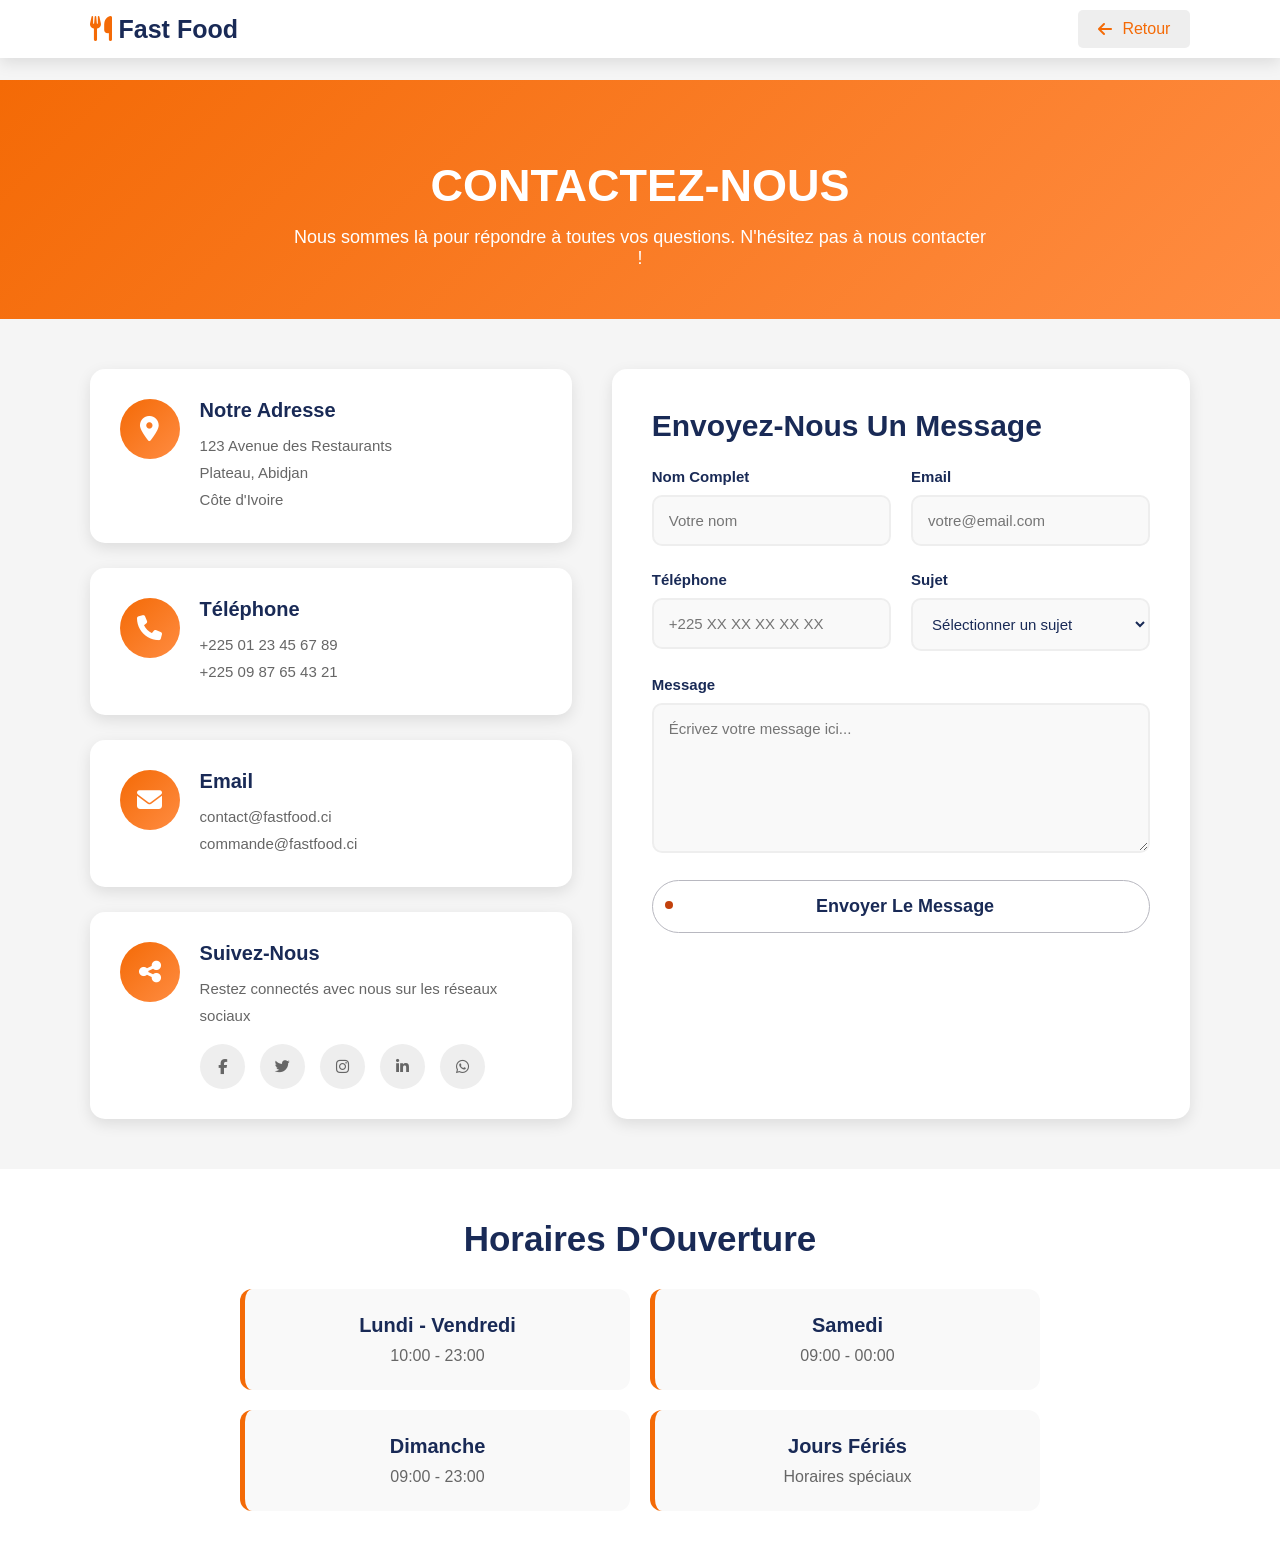
<file: contact.html>
<!DOCTYPE html>
<html lang="fr">
<head>
    <meta charset="UTF-8">
    <meta name="viewport" content="width=device-width, initial-scale=1.0">
    <title>Contact - Fast Food</title>
    <link rel="stylesheet" href="https://cdnjs.cloudflare.com/ajax/libs/font-awesome/6.5.2/css/all.min.css">
    <link rel="stylesheet" href="interactive-hover-button.css">
    <style>
        :root {
            --green: #f46a06;
            --black: #192a56;
            --light-color: #666;
            --box-shadow: 0 .5rem 1.5rem rgba(0,0,0,.1);
        }

        * {
            font-family: sans-serif;
            margin: 0;
            padding: 0;
            box-sizing: border-box;
            text-decoration: none;
            outline: none;
            border: none;
            text-transform: capitalize;
            transition: all .2s linear;
        }

        html {
            font-size: 62.5%;
            scroll-behavior: smooth;
        }

        body {
            background: #f5f5f5;
            padding-top: 80px;
        }

        header {
            position: fixed;
            top: 0;
            left: 0;
            right: 0;
            background: #fff;
            padding: 1rem 7%;
            display: flex;
            align-items: center;
            justify-content: space-between;
            z-index: 1000;
            box-shadow: var(--box-shadow);
        }

        header .logo {
            color: var(--black);
            font-size: 2.5rem;
            font-weight: bolder;
        }

        header .logo i {
            color: var(--green);
        }

        header .back-btn {
            color: var(--green);
            font-size: 1.6rem;
            display: flex;
            align-items: center;
            gap: 10px;
            padding: 10px 20px;
            border-radius: 5px;
            background: #eee;
        }

        header .back-btn:hover {
            background: var(--green);
            color: #fff;
        }

        .hero {
            background: linear-gradient(135deg, var(--green) 0%, #ff8c42 100%);
            padding: 8rem 7% 5rem;
            text-align: center;
            color: #fff;
        }

        .hero h1 {
            font-size: 4.5rem;
            margin-bottom: 1.5rem;
            text-transform: uppercase;
        }

        .hero p {
            font-size: 1.8rem;
            text-transform: none;
            max-width: 700px;
            margin: 0 auto;
        }

        .contact-section {
            padding: 5rem 7%;
            max-width: 1400px;
            margin: 0 auto;
        }

        .contact-container {
            display: grid;
            grid-template-columns: 1fr 1.2fr;
            gap: 4rem;
        }

        .contact-info {
            display: flex;
            flex-direction: column;
            gap: 2.5rem;
        }

        .info-card {
            background: #fff;
            padding: 3rem;
            border-radius: 15px;
            box-shadow: var(--box-shadow);
            display: flex;
            align-items: flex-start;
            gap: 2rem;
            transition: transform .3s;
        }

        .info-card:hover {
            transform: translateY(-5px);
            box-shadow: 0 1rem 2rem rgba(0,0,0,.15);
        }

        .info-card .icon {
            width: 60px;
            height: 60px;
            background: linear-gradient(135deg, var(--green), #ff8c42);
            border-radius: 50%;
            display: flex;
            align-items: center;
            justify-content: center;
            flex-shrink: 0;
        }

        .info-card .icon i {
            font-size: 2.5rem;
            color: #fff;
        }

        .info-card .details h3 {
            font-size: 2rem;
            color: var(--black);
            margin-bottom: 1rem;
        }

        .info-card .details p,
        .info-card .details a {
            font-size: 1.5rem;
            color: var(--light-color);
            text-transform: none;
            line-height: 1.8;
        }

        .info-card .details a:hover {
            color: var(--green);
        }

        .social-links {
            display: flex;
            gap: 1.5rem;
            margin-top: 1.5rem;
        }

        .social-links a {
            width: 45px;
            height: 45px;
            background: #eee;
            border-radius: 50%;
            display: flex;
            align-items: center;
            justify-content: center;
            font-size: 1.8rem;
            color: var(--black);
        }

        .social-links a:hover {
            background: var(--green);
            color: #fff;
            transform: scale(1.1);
        }

        .contact-form {
            background: #fff;
            padding: 4rem;
            border-radius: 15px;
            box-shadow: var(--box-shadow);
        }

        .contact-form h2 {
            font-size: 3rem;
            color: var(--black);
            margin-bottom: 2.5rem;
        }

        .form-group {
            margin-bottom: 2.5rem;
        }

        .form-row {
            display: grid;
            grid-template-columns: 1fr 1fr;
            gap: 2rem;
        }

        .form-group label {
            display: block;
            font-size: 1.5rem;
            color: var(--black);
            margin-bottom: 1rem;
            font-weight: 600;
        }

        .form-group input,
        .form-group textarea,
        .form-group select {
            width: 100%;
            padding: 1.5rem;
            font-size: 1.5rem;
            border: 2px solid #eee;
            border-radius: 10px;
            background: #f9f9f9;
            color: var(--black);
            text-transform: none;
        }

        .form-group input:focus,
        .form-group textarea:focus,
        .form-group select:focus {
            border-color: var(--green);
            background: #fff;
        }

        .form-group textarea {
            resize: vertical;
            min-height: 150px;
        }



        .hours-section {
            padding: 5rem 7%;
            background: #fff;
        }

        .hours-container {
            max-width: 800px;
            margin: 0 auto;
            text-align: center;
        }

        .hours-container h2 {
            font-size: 3.5rem;
            color: var(--black);
            margin-bottom: 3rem;
        }

        .hours-grid {
            display: grid;
            grid-template-columns: repeat(2, 1fr);
            gap: 2rem;
            margin-top: 3rem;
        }

        .hours-card {
            background: #f9f9f9;
            padding: 2.5rem;
            border-radius: 12px;
            border-left: 5px solid var(--green);
        }

        .hours-card h3 {
            font-size: 2rem;
            color: var(--black);
            margin-bottom: 1rem;
        }

        .hours-card p {
            font-size: 1.6rem;
            color: var(--light-color);
            text-transform: none;
        }

        @media (max-width: 991px) {
            html {
                font-size: 55%;
            }

            .contact-container {
                grid-template-columns: 1fr;
            }

            .form-row {
                grid-template-columns: 1fr;
            }

            .hours-grid {
                grid-template-columns: 1fr;
            }
        }

        @media (max-width: 768px) {
            .hero h1 {
                font-size: 3rem;
            }

            .contact-form {
                padding: 2.5rem;
            }
        }
    </style>
</head>
<body>
    <header>
        <a href="index.html" class="logo"><i class="fas fa-utensils"></i> Fast Food</a>
        <a href="index.html" class="back-btn">
            <i class="fas fa-arrow-left"></i>
            <span>Retour</span>
        </a>
    </header>

    <section class="hero">
        <h1>Contactez-Nous</h1>
        <p>Nous sommes là pour répondre à toutes vos questions. N'hésitez pas à nous contacter !</p>
    </section>

    <section class="contact-section">
        <div class="contact-container">
            <div class="contact-info">
                <div class="info-card">
                    <div class="icon">
                        <i class="fas fa-map-marker-alt"></i>
                    </div>
                    <div class="details">
                        <h3>Notre Adresse</h3>
                        <p>123 Avenue des Restaurants<br>Plateau, Abidjan<br>Côte d'Ivoire</p>
                    </div>
                </div>

                <div class="info-card">
                    <div class="icon">
                        <i class="fas fa-phone"></i>
                    </div>
                    <div class="details">
                        <h3>Téléphone</h3>
                        <p><a href="tel:+2250123456789">+225 01 23 45 67 89</a></p>
                        <p><a href="tel:+2250987654321">+225 09 87 65 43 21</a></p>
                    </div>
                </div>

                <div class="info-card">
                    <div class="icon">
                        <i class="fas fa-envelope"></i>
                    </div>
                    <div class="details">
                        <h3>Email</h3>
                        <p><a href="mailto:contact@fastfood.ci">contact@fastfood.ci</a></p>
                        <p><a href="mailto:commande@fastfood.ci">commande@fastfood.ci</a></p>
                    </div>
                </div>

                <div class="info-card">
                    <div class="icon">
                        <i class="fas fa-share-alt"></i>
                    </div>
                    <div class="details">
                        <h3>Suivez-Nous</h3>
                        <p>Restez connectés avec nous sur les réseaux sociaux</p>
                        <div class="social-links">
                            <a href="#"><i class="fab fa-facebook-f"></i></a>
                            <a href="#"><i class="fab fa-twitter"></i></a>
                            <a href="#"><i class="fab fa-instagram"></i></a>
                            <a href="#"><i class="fab fa-linkedin-in"></i></a>
                            <a href="#"><i class="fab fa-whatsapp"></i></a>
                        </div>
                    </div>
                </div>
            </div>

            <div class="contact-form">
                <h2>Envoyez-nous un message</h2>
                <form id="contactForm">
                    <div class="form-row">
                        <div class="form-group">
                            <label for="nom">Nom complet</label>
                            <input type="text" id="nom" name="nom" required placeholder="Votre nom">
                        </div>
                        <div class="form-group">
                            <label for="email">Email</label>
                            <input type="email" id="email" name="email" required placeholder="votre@email.com">
                        </div>
                    </div>

                    <div class="form-row">
                        <div class="form-group">
                            <label for="telephone">Téléphone</label>
                            <input type="tel" id="telephone" name="telephone" required placeholder="+225 XX XX XX XX XX">
                        </div>
                        <div class="form-group">
                            <label for="sujet">Sujet</label>
                            <select id="sujet" name="sujet" required>
                                <option value="">Sélectionner un sujet</option>
                                <option value="commande">Commande</option>
                                <option value="reservation">Réservation</option>
                                <option value="reclamation">Réclamation</option>
                                <option value="suggestion">Suggestion</option>
                                <option value="autre">Autre</option>
                            </select>
                        </div>
                    </div>

                    <div class="form-group">
                        <label for="message">Message</label>
                        <textarea id="message" name="message" required placeholder="Écrivez votre message ici..."></textarea>
                    </div>

                    <button type="submit" class="ihb ihb--block ihb--lg"><span class="ihb__label">Envoyer le message</span><span class="ihb__over" aria-hidden="true"><span>Envoyer le message</span><svg class="ihb__arrow" viewBox="0 0 24 24" fill="none" stroke="currentColor" stroke-width="2" stroke-linecap="round" stroke-linejoin="round" focusable="false"><path d="M5 12h14"/><path d="m12 5 7 7-7 7"/></svg></span><span class="ihb__dot" aria-hidden="true"></span></button>
                </form>
            </div>
        </div>
    </section>

    <section class="hours-section">
        <div class="hours-container">
            <h2>Horaires d'Ouverture</h2>
            <div class="hours-grid">
                <div class="hours-card">
                    <h3>Lundi - Vendredi</h3>
                    <p>10:00 - 23:00</p>
                </div>
                <div class="hours-card">
                    <h3>Samedi</h3>
                    <p>09:00 - 00:00</p>
                </div>
                <div class="hours-card">
                    <h3>Dimanche</h3>
                    <p>09:00 - 23:00</p>
                </div>
                <div class="hours-card">
                    <h3>Jours Fériés</h3>
                    <p>Horaires spéciaux</p>
                </div>
            </div>
        </div>
    </section>

    <script>
        document.getElementById('contactForm').addEventListener('submit', function(e) {
            e.preventDefault();
            
            const nom = document.getElementById('nom').value;
            const email = document.getElementById('email').value;
            const telephone = document.getElementById('telephone').value;
            const sujet = document.getElementById('sujet').value;
            const message = document.getElementById('message').value;

            if (nom && email && telephone && sujet && message) {
                alert('✅ Merci ' + nom + ' ! Votre message a été envoyé avec succès. Nous vous répondrons dans les plus brefs délais.');
                this.reset();
            }
        });
    </script>
</body>
</html>
</file>
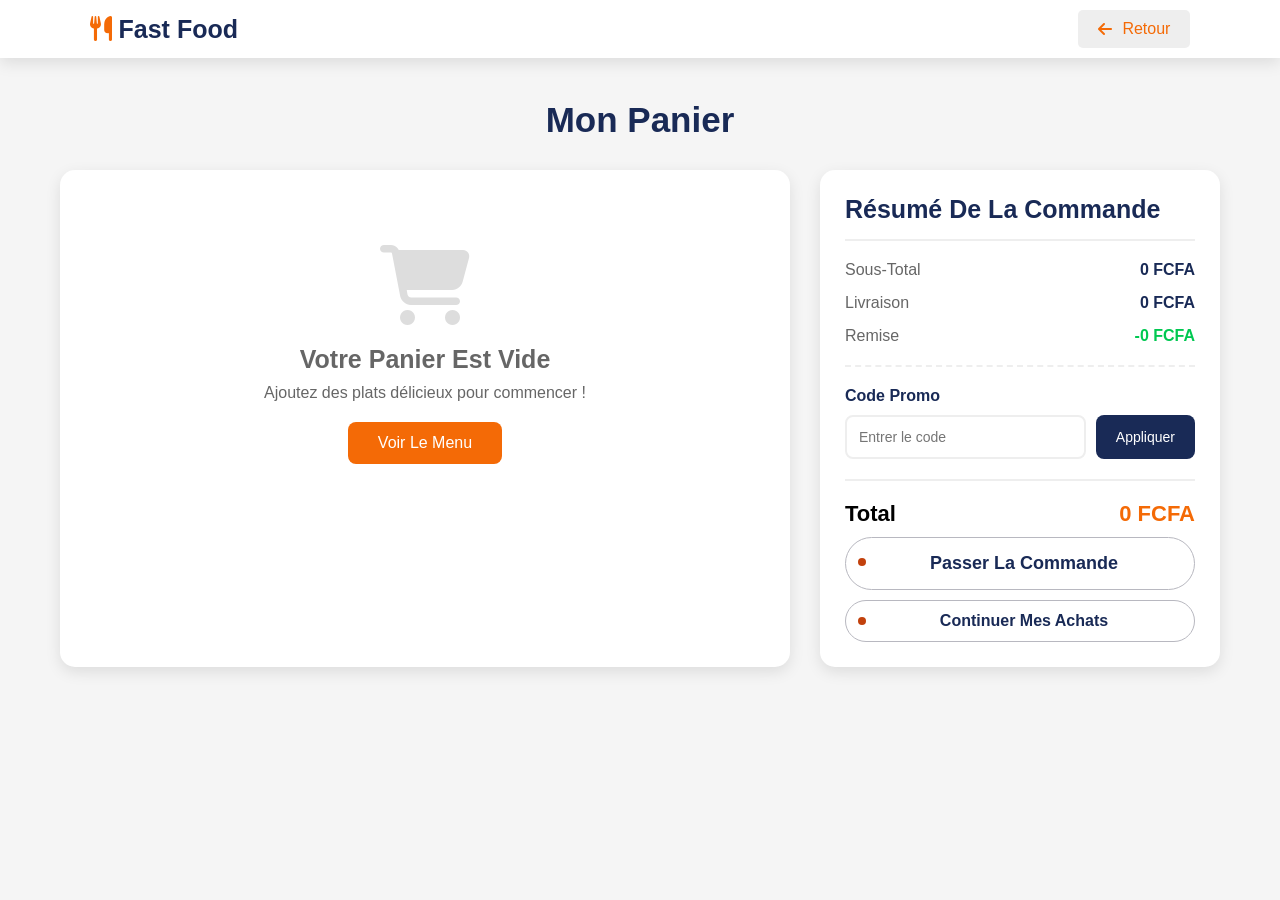
<file: panier.html>
<!DOCTYPE html>
<html lang="fr">
<head>
    <meta charset="UTF-8">
    <meta name="viewport" content="width=device-width, initial-scale=1.0">
    <title>Panier - Fast Food</title>
    <link rel="stylesheet" href="https://cdnjs.cloudflare.com/ajax/libs/font-awesome/6.5.2/css/all.min.css">
    <link rel="stylesheet" href="interactive-hover-button.css">
    <style>
        :root {
            --green: #f46a06;
            --black: #192a56;
            --light-color: #666;
            --box-shadow: 0 .5rem 1.5rem rgba(0,0,0,.1);
        }

        * {
            font-family: sans-serif;
            margin: 0;
            padding: 0;
            box-sizing: border-box;
            text-decoration: none;
            outline: none;
            border: none;
            text-transform: capitalize;
            transition: all .2s linear;
        }

        html {
            font-size: 62.5%;
            scroll-behavior: smooth;
        }

        body {
            background: #f5f5f5;
            padding-top: 80px;
        }

        header {
            position: fixed;
            top: 0;
            left: 0;
            right: 0;
            background: #fff;
            padding: 1rem 7%;
            display: flex;
            align-items: center;
            justify-content: space-between;
            z-index: 1000;
            box-shadow: var(--box-shadow);
        }

        header .logo {
            color: var(--black);
            font-size: 2.5rem;
            font-weight: bolder;
        }

        header .logo i {
            color: var(--green);
        }

        header .back-btn {
            color: var(--green);
            font-size: 1.6rem;
            display: flex;
            align-items: center;
            gap: 10px;
            padding: 10px 20px;
            border-radius: 5px;
            background: #eee;
        }

        header .back-btn:hover {
            background: var(--green);
            color: #fff;
        }

        .container {
            max-width: 1200px;
            margin: 0 auto;
            padding: 2rem;
        }

        .page-title {
            text-align: center;
            font-size: 3.5rem;
            color: var(--black);
            margin-bottom: 3rem;
        }

        .cart-container {
            display: grid;
            grid-template-columns: 1fr 400px;
            gap: 3rem;
        }

        .cart-items {
            background: #fff;
            border-radius: 15px;
            padding: 2.5rem;
            box-shadow: var(--box-shadow);
        }

        .empty-cart {
            text-align: center;
            padding: 5rem 2rem;
        }

        .empty-cart i {
            font-size: 8rem;
            color: #ddd;
            margin-bottom: 2rem;
        }

        .empty-cart h3 {
            font-size: 2.5rem;
            color: var(--light-color);
            margin-bottom: 1rem;
        }

        .empty-cart p {
            font-size: 1.6rem;
            color: var(--light-color);
            text-transform: none;
        }

        .empty-cart a {
            display: inline-block;
            margin-top: 2rem;
            padding: 1.2rem 3rem;
            background: var(--green);
            color: #fff;
            border-radius: 8px;
            font-size: 1.6rem;
        }

        .empty-cart a:hover {
            background: var(--black);
        }

        .cart-item {
            display: flex;
            gap: 2rem;
            padding: 2rem;
            border: 2px solid #eee;
            border-radius: 12px;
            margin-bottom: 2rem;
            position: relative;
        }

        .cart-item:hover {
            border-color: var(--green);
        }

        .cart-item img {
            width: 120px;
            height: 120px;
            object-fit: cover;
            border-radius: 10px;
        }

        .item-details {
            flex: 1;
        }

        .item-details h3 {
            font-size: 2rem;
            color: var(--black);
            margin-bottom: 1rem;
        }

        .item-details p {
            font-size: 1.4rem;
            color: var(--light-color);
            margin-bottom: 1.5rem;
            text-transform: none;
        }

        .item-price {
            font-size: 2.2rem;
            color: var(--green);
            font-weight: bold;
        }

        .quantity-controls {
            display: flex;
            align-items: center;
            gap: 1.5rem;
            margin-top: 1.5rem;
        }

        .quantity-controls button {
            width: 35px;
            height: 35px;
            border-radius: 50%;
            background: var(--green);
            color: #fff;
            font-size: 1.8rem;
            cursor: pointer;
            display: flex;
            align-items: center;
            justify-content: center;
        }

        .quantity-controls button:hover {
            background: var(--black);
        }

        .quantity-controls span {
            font-size: 1.8rem;
            font-weight: bold;
            color: var(--black);
            min-width: 40px;
            text-align: center;
        }

        .item-total {
            font-size: 2rem;
            color: var(--green);
            font-weight: bold;
            margin-left: auto;
        }

        .remove-btn {
            position: absolute;
            top: 15px;
            right: 15px;
            width: 35px;
            height: 35px;
            border-radius: 50%;
            background: #ff4444;
            color: #fff;
            font-size: 1.6rem;
            cursor: pointer;
            display: flex;
            align-items: center;
            justify-content: center;
        }

        .remove-btn:hover {
            background: #cc0000;
            transform: rotate(90deg);
        }

        .order-summary {
            background: #fff;
            border-radius: 15px;
            padding: 2.5rem;
            box-shadow: var(--box-shadow);
            height: fit-content;
            position: sticky;
            top: 100px;
        }

        .order-summary h2 {
            font-size: 2.5rem;
            color: var(--black);
            margin-bottom: 2rem;
            padding-bottom: 1.5rem;
            border-bottom: 2px solid #eee;
        }

        .summary-item {
            display: flex;
            justify-content: space-between;
            margin-bottom: 1.5rem;
            font-size: 1.6rem;
        }

        .summary-item span:first-child {
            color: var(--light-color);
        }

        .summary-item span:last-child {
            color: var(--black);
            font-weight: 600;
        }

        .promo-code {
            margin: 2rem 0;
            padding-top: 2rem;
            border-top: 2px dashed #eee;
        }

        .promo-code h4 {
            font-size: 1.6rem;
            color: var(--black);
            margin-bottom: 1rem;
        }

        .promo-input {
            display: flex;
            gap: 1rem;
        }

        .promo-input input {
            flex: 1;
            padding: 1.2rem;
            border: 2px solid #eee;
            border-radius: 8px;
            font-size: 1.4rem;
            text-transform: none;
        }

        .promo-input button {
            padding: 1.2rem 2rem;
            background: var(--black);
            color: #fff;
            border-radius: 8px;
            font-size: 1.4rem;
            cursor: pointer;
        }

        .promo-input button:hover {
            background: var(--green);
        }

        .total {
            margin-top: 2rem;
            padding-top: 2rem;
            border-top: 2px solid #eee;
            display: flex;
            justify-content: space-between;
            font-size: 2.2rem;
            font-weight: bold;
        }

        .total span:last-child {
            color: var(--green);
        }





        .custom-notification {
            position: fixed;
            top: 100px;
            right: -400px;
            background: #fff;
            padding: 2rem 3rem;
            border-radius: 15px;
            box-shadow: 0 10px 40px rgba(0,0,0,0.15);
            z-index: 10000;
            display: flex;
            align-items: center;
            gap: 1.5rem;
            font-size: 1.6rem;
            transition: right 0.4s cubic-bezier(0.68, -0.55, 0.265, 1.55);
            min-width: 350px;
        }

        .custom-notification.show {
            right: 30px;
        }

        .custom-notification.success {
            border-left: 5px solid #00C851;
        }

        .custom-notification.error {
            border-left: 5px solid #ff4444;
        }

        .custom-notification.warning {
            border-left: 5px solid #ffbb33;
        }

        .custom-notification.info {
            border-left: 5px solid #33b5e5;
        }

        .custom-notification i {
            font-size: 2.5rem;
        }

        @media (max-width: 991px) {
            html {
                font-size: 55%;
            }

            .cart-container {
                grid-template-columns: 1fr;
            }

            .order-summary {
                position: static;
            }
        }

        @media (max-width: 768px) {
            .cart-item {
                flex-direction: column;
            }

            .cart-item img {
                width: 100%;
                height: 200px;
            }
        }
    </style>
</head>
<body>
    <header>
        <a href="index.html" class="logo"><i class="fas fa-utensils"></i> Fast Food</a>
        <a href="index.html" class="back-btn">
            <i class="fas fa-arrow-left"></i>
            <span>Retour</span>
        </a>
    </header>

    <div class="container">
        <h1 class="page-title">Mon Panier</h1>

        <div class="cart-container">
            <div class="cart-items" id="cartItems"></div>

            <div class="order-summary">
                <h2>Résumé de la commande</h2>
                
                <div class="summary-item">
                    <span>Sous-total</span>
                    <span id="subtotal">0 FCFA</span>
                </div>
                
                <div class="summary-item">
                    <span>Livraison</span>
                    <span id="delivery">500 FCFA</span>
                </div>
                
                <div class="summary-item">
                    <span>Remise</span>
                    <span id="discount" style="color: #00C851;">-0 FCFA</span>
                </div>

                <div class="promo-code">
                    <h4>Code promo</h4>
                    <div class="promo-input">
                        <input type="text" placeholder="Entrer le code" id="promoInput">
                        <button onclick="applyPromo()">Appliquer</button>
                    </div>
                </div>

                <div class="total">
                    <span>Total</span>
                    <span id="total">0 FCFA</span>
                </div>

                <button type="button" class="ihb ihb--block ihb--lg ihb--mt" onclick="checkout()"><span class="ihb__label">Passer la commande</span><span class="ihb__over" aria-hidden="true"><span>Passer la commande</span><svg class="ihb__arrow" viewBox="0 0 24 24" fill="none" stroke="currentColor" stroke-width="2" stroke-linecap="round" stroke-linejoin="round" focusable="false"><path d="M5 12h14"/><path d="m12 5 7 7-7 7"/></svg></span><span class="ihb__dot" aria-hidden="true"></span></button>

                <a href="index.html#menu" class="ihb ihb--block ihb--mt"><span class="ihb__label">Continuer mes achats</span><span class="ihb__over" aria-hidden="true"><span>Continuer mes achats</span><svg class="ihb__arrow" viewBox="0 0 24 24" fill="none" stroke="currentColor" stroke-width="2" stroke-linecap="round" stroke-linejoin="round" focusable="false"><path d="M5 12h14"/><path d="m12 5 7 7-7 7"/></svg></span><span class="ihb__dot" aria-hidden="true"></span></a>
            </div>
        </div>
    </div>

    <script>
        let cartItems = JSON.parse(localStorage.getItem('fastfood_cart')) || [];
        let discountAmount = 0;
        let promoApplied = false;

        function renderCart() {
            const cartContainer = document.getElementById('cartItems');
            
            if (cartItems.length === 0) {
                cartContainer.innerHTML = `
                    <div class="empty-cart">
                        <i class="fas fa-shopping-cart"></i>
                        <h3>Votre panier est vide</h3>
                        <p>Ajoutez des plats délicieux pour commencer !</p>
                        <a href="index.html#menu">Voir le menu</a>
                    </div>
                `;
            } else {
                cartContainer.innerHTML = cartItems.map(item => `
                    <div class="cart-item">
                        <img src="${item.image}" alt="${item.name}">
                        <div class="item-details">
                            <h3>${item.name}</h3>
                            <p>Plat délicieux préparé avec soin</p>
                            <div class="item-price">${formatPrice(item.price)} FCFA</div>
                            <div class="quantity-controls">
                                <button onclick="updateQuantity(${item.id}, -1)">
                                    <i class="fas fa-minus"></i>
                                </button>
                                <span>${item.quantity}</span>
                                <button onclick="updateQuantity(${item.id}, 1)">
                                    <i class="fas fa-plus"></i>
                                </button>
                            </div>
                        </div>
                        <div class="item-total">
                            ${formatPrice(item.price * item.quantity)} FCFA
                        </div>
                        <button class="remove-btn" onclick="removeItem(${item.id})">
                            <i class="fas fa-times"></i>
                        </button>
                    </div>
                `).join('');
            }
            
            updateSummary();
        }

        function formatPrice(price) {
            return price.toString().replace(/\B(?=(\d{3})+(?!\d))/g, ",");
        }

        function updateQuantity(id, change) {
            const item = cartItems.find(i => i.id === id);
            if (item) {
                item.quantity += change;
                if (item.quantity <= 0) {
                    removeItem(id);
                } else {
                    saveCart();
                    renderCart();
                }
            }
        }

        function removeItem(id) {
            if (confirm('Voulez-vous vraiment retirer cet article du panier ?')) {
                cartItems = cartItems.filter(i => i.id !== id);
                saveCart();
                renderCart();
                showNotification('Article retiré du panier', 'info');
            }
        }

        function saveCart() {
            localStorage.setItem('fastfood_cart', JSON.stringify(cartItems));
        }

        function updateSummary() {
            const subtotal = cartItems.reduce((sum, item) => sum + (item.price * item.quantity), 0);
            const delivery = cartItems.length > 0 ? 500 : 0;
            const discount = promoApplied ? Math.floor(subtotal * 0.1) : 0;
            const total = subtotal + delivery - discount;

            document.getElementById('subtotal').textContent = `${formatPrice(subtotal)} FCFA`;
            document.getElementById('delivery').textContent = `${formatPrice(delivery)} FCFA`;
            document.getElementById('discount').textContent = `-${formatPrice(discount)} FCFA`;
            document.getElementById('total').textContent = `${formatPrice(total)} FCFA`;
            
            discountAmount = discount;
        }

        function applyPromo() {
            const promoCode = document.getElementById('promoInput').value.toUpperCase().trim();
            
            if (!promoCode) {
                showNotification('Veuillez entrer un code promo', 'warning');
                return;
            }
            
            const validCodes = {
                'PROMO10': 10,
                'BIENVENUE': 10,
                'FASTFOOD2024': 15
            };
            
            if (validCodes[promoCode]) {
                if (promoApplied) {
                    showNotification('Un code promo est déjà appliqué', 'warning');
                } else {
                    promoApplied = true;
                    showNotification(`Code promo ${promoCode} appliqué ! ${validCodes[promoCode]}% de réduction.`, 'success');
                    updateSummary();
                }
            } else {
                showNotification('Code promo invalide', 'error');
            }
        }

        function checkout() {
            if (cartItems.length === 0) {
                showNotification('Votre panier est vide !', 'warning');
                return;
            }
            
            const isLoggedIn = localStorage.getItem('isLoggedIn');
            
            if (!isLoggedIn) {
                if (confirm('Vous devez être connecté pour passer commande. Voulez-vous vous connecter ?')) {
                    localStorage.setItem('redirect_after_login', 'panier.html');
                    window.location.href = 'connexion.html';
                }
                return;
            }
            
            const orderDetails = {
                items: cartItems,
                subtotal: cartItems.reduce((sum, item) => sum + (item.price * item.quantity), 0),
                delivery: 500,
                discount: discountAmount,
                total: cartItems.reduce((sum, item) => sum + (item.price * item.quantity), 0) + 500 - discountAmount,
                date: new Date().toISOString()
            };
            
            let orders = JSON.parse(localStorage.getItem('fastfood_orders')) || [];
            orders.push({
                id: 'CMD-' + Date.now(),
                ...orderDetails,
                status: 'pending'
            });
            localStorage.setItem('fastfood_orders', JSON.stringify(orders));
            
            cartItems = [];
            saveCart();
            
            showNotification('✅ Commande passée avec succès !', 'success');
            
            setTimeout(() => {
                window.location.href = 'profil.html';
            }, 2000);
        }

        function showNotification(message, type = 'success') {
            const oldNotif = document.querySelector('.custom-notification');
            if (oldNotif) oldNotif.remove();
            
            const notification = document.createElement('div');
            notification.className = `custom-notification ${type}`;
            notification.innerHTML = `
                <i class="fas fa-${type === 'success' ? 'check-circle' : type === 'error' ? 'exclamation-circle' : 'info-circle'}"></i>
                <span>${message}</span>
            `;
            
            document.body.appendChild(notification);
            
            setTimeout(() => notification.classList.add('show'), 10);
            setTimeout(() => {
                notification.classList.remove('show');
                setTimeout(() => notification.remove(), 300);
            }, 3000);
        }

        renderCart();
    </script>
</body>
</html>
</file>
<file: interactive-hover-button.css>
/* ==================== BOUTON "INTERACTIVE HOVER" ====================
   Reproduction en CSS pur du composant InteractiveHoverButton :
   au survol, le point orange grandit et remplit le bouton, le texte glisse
   vers la droite et un second texte avec une flèche arrive par la gauche.
   Utilisation :
   <a class="ihb"> ou <button class="ihb">
     <span class="ihb__label">Texte</span>
     <span class="ihb__over" aria-hidden="true"><span>Texte</span> (flèche SVG)</span>
     <span class="ihb__dot" aria-hidden="true"></span>
   </a>
   Variantes : .ihb--block (pleine largeur), .ihb--lg (plus grand), .ihb--mt (marge haute). */

.ihb{
    --ihb-primary:#c2410c;          /* contraste 5,2:1 avec le texte blanc */
    --ihb-fg:var(--black,#192a56);
    --ihb-bg:#fff;
    --ihb-border:#b8b8c0;
    position:relative;
    display:inline-block;
    min-width:12.8rem;
    padding:.8rem 2.4rem;
    overflow:hidden;
    border:1px solid var(--ihb-border);
    border-radius:9999px;
    background:var(--ihb-bg);
    color:var(--ihb-fg);
    font-family:inherit;
    font-size:1.6rem;
    font-weight:600;
    line-height:1.5;
    text-align:center;
    text-transform:none;
    letter-spacing:0;
    white-space:nowrap;
    cursor:pointer;
    user-select:none;
    -webkit-tap-highlight-color:transparent;
}
.ihb:focus-visible{outline:3px solid var(--ihb-primary);outline-offset:3px}

.ihb .ihb__label{
    display:inline-block;
    transform:translateX(.4rem);
    transition:transform .3s ease,opacity .3s ease;
}
.ihb .ihb__over{
    position:absolute;top:0;left:0;z-index:10;
    display:flex;align-items:center;justify-content:center;gap:.8rem;
    width:100%;height:100%;
    color:#fff;opacity:0;
    transform:translateX(4.8rem);
    transition:transform .3s ease,opacity .3s ease;
}
.ihb .ihb__arrow{flex:none;width:2rem;height:2rem}
.ihb .ihb__dot{
    position:absolute;left:1.2rem;top:40%;
    width:.8rem;height:.8rem;
    border-radius:.8rem;
    background:var(--ihb-primary);
    transform:scale(1);
    transition:left .3s ease,top .3s ease,width .3s ease,height .3s ease,transform .3s ease;
}

/* Survol et focus clavier */
.ihb:is(:hover,:focus-visible):not(:disabled) .ihb__label{transform:translateX(4.8rem);opacity:0}
.ihb:is(:hover,:focus-visible):not(:disabled) .ihb__over{transform:translateX(-.4rem);opacity:1}
.ihb:is(:hover,:focus-visible):not(:disabled) .ihb__dot{left:0;top:0;width:100%;height:100%;transform:scale(1.8)}

/* États */
.ihb:active:not(:disabled){transform:translateY(1px)}
.ihb:disabled{cursor:default;opacity:.7}
.ihb[aria-pressed="true"]{border-color:var(--ihb-primary);color:var(--ihb-primary)}

/* Variantes */
.ihb--block{display:block;width:100%}
.ihb--lg{padding:1.2rem 2.4rem;font-size:1.8rem}
.ihb--mt{margin-top:1rem}

@media (prefers-reduced-motion:reduce){
    .ihb .ihb__label,.ihb .ihb__over,.ihb .ihb__dot{transition:none}
}
</file>
